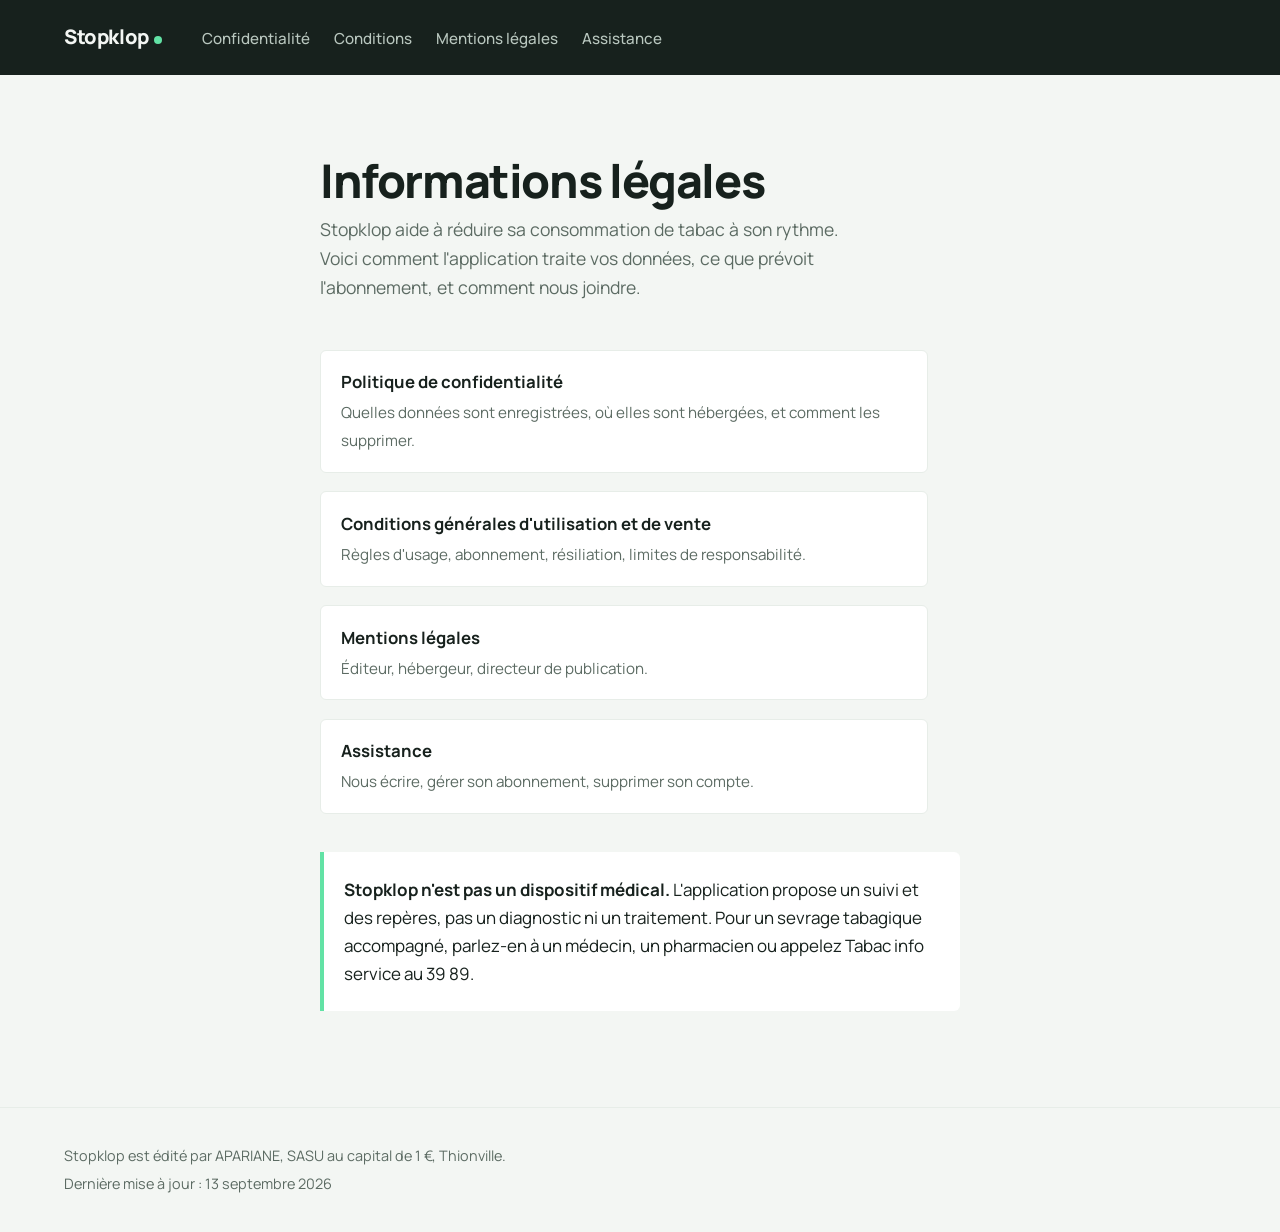
<file: index.html>
<!DOCTYPE html>
<html lang="fr">
<head>
<meta charset="utf-8">
<meta name="viewport" content="width=device-width, initial-scale=1">
<title>Informations légales — Stopklop</title>
<meta name="description" content="Politique de confidentialité, conditions d'utilisation, mentions légales et assistance de l'application Stopklop.">
<link rel="preconnect" href="https://fonts.googleapis.com">
<link rel="preconnect" href="https://fonts.gstatic.com" crossorigin>
<link href="https://fonts.googleapis.com/css2?family=Manrope:wght@400;500;700;800&display=swap" rel="stylesheet">
<link rel="stylesheet" href="style.css">
</head>
<body>
<header class="masthead">
  <a class="wordmark" href="index.html">Stopklop</a>
  <nav>
    <a href="confidentialite.html">Confidentialité</a>
    <a href="cgu.html">Conditions</a>
    <a href="mentions-legales.html">Mentions légales</a>
    <a href="assistance.html">Assistance</a>
  </nav>
</header>
<main>
<h1>Informations légales</h1>
<p class="chapeau">Stopklop aide à réduire sa consommation de tabac à son rythme. Voici comment l'application traite vos données, ce que prévoit l'abonnement, et comment nous joindre.</p>

<ul class="sommaire">
  <li><a href="confidentialite.html"><strong>Politique de confidentialité</strong><span>Quelles données sont enregistrées, où elles sont hébergées, et comment les supprimer.</span></a></li>
  <li><a href="cgu.html"><strong>Conditions générales d'utilisation et de vente</strong><span>Règles d'usage, abonnement, résiliation, limites de responsabilité.</span></a></li>
  <li><a href="mentions-legales.html"><strong>Mentions légales</strong><span>Éditeur, hébergeur, directeur de publication.</span></a></li>
  <li><a href="assistance.html"><strong>Assistance</strong><span>Nous écrire, gérer son abonnement, supprimer son compte.</span></a></li>
</ul>

<div class="avis">
  <p><strong>Stopklop n'est pas un dispositif médical.</strong> L'application propose un suivi et des repères, pas un diagnostic ni un traitement. Pour un sevrage tabagique accompagné, parlez-en à un médecin, un pharmacien ou appelez Tabac info service au 39 89.</p>
</div>
</main>
<footer>
  <p>Stopklop est édité par APARIANE, SASU au capital de 1 €, Thionville.</p>
  <p>Dernière mise à jour&nbsp;: 13 septembre 2026</p>
</footer>
</body>
</html>
</file>
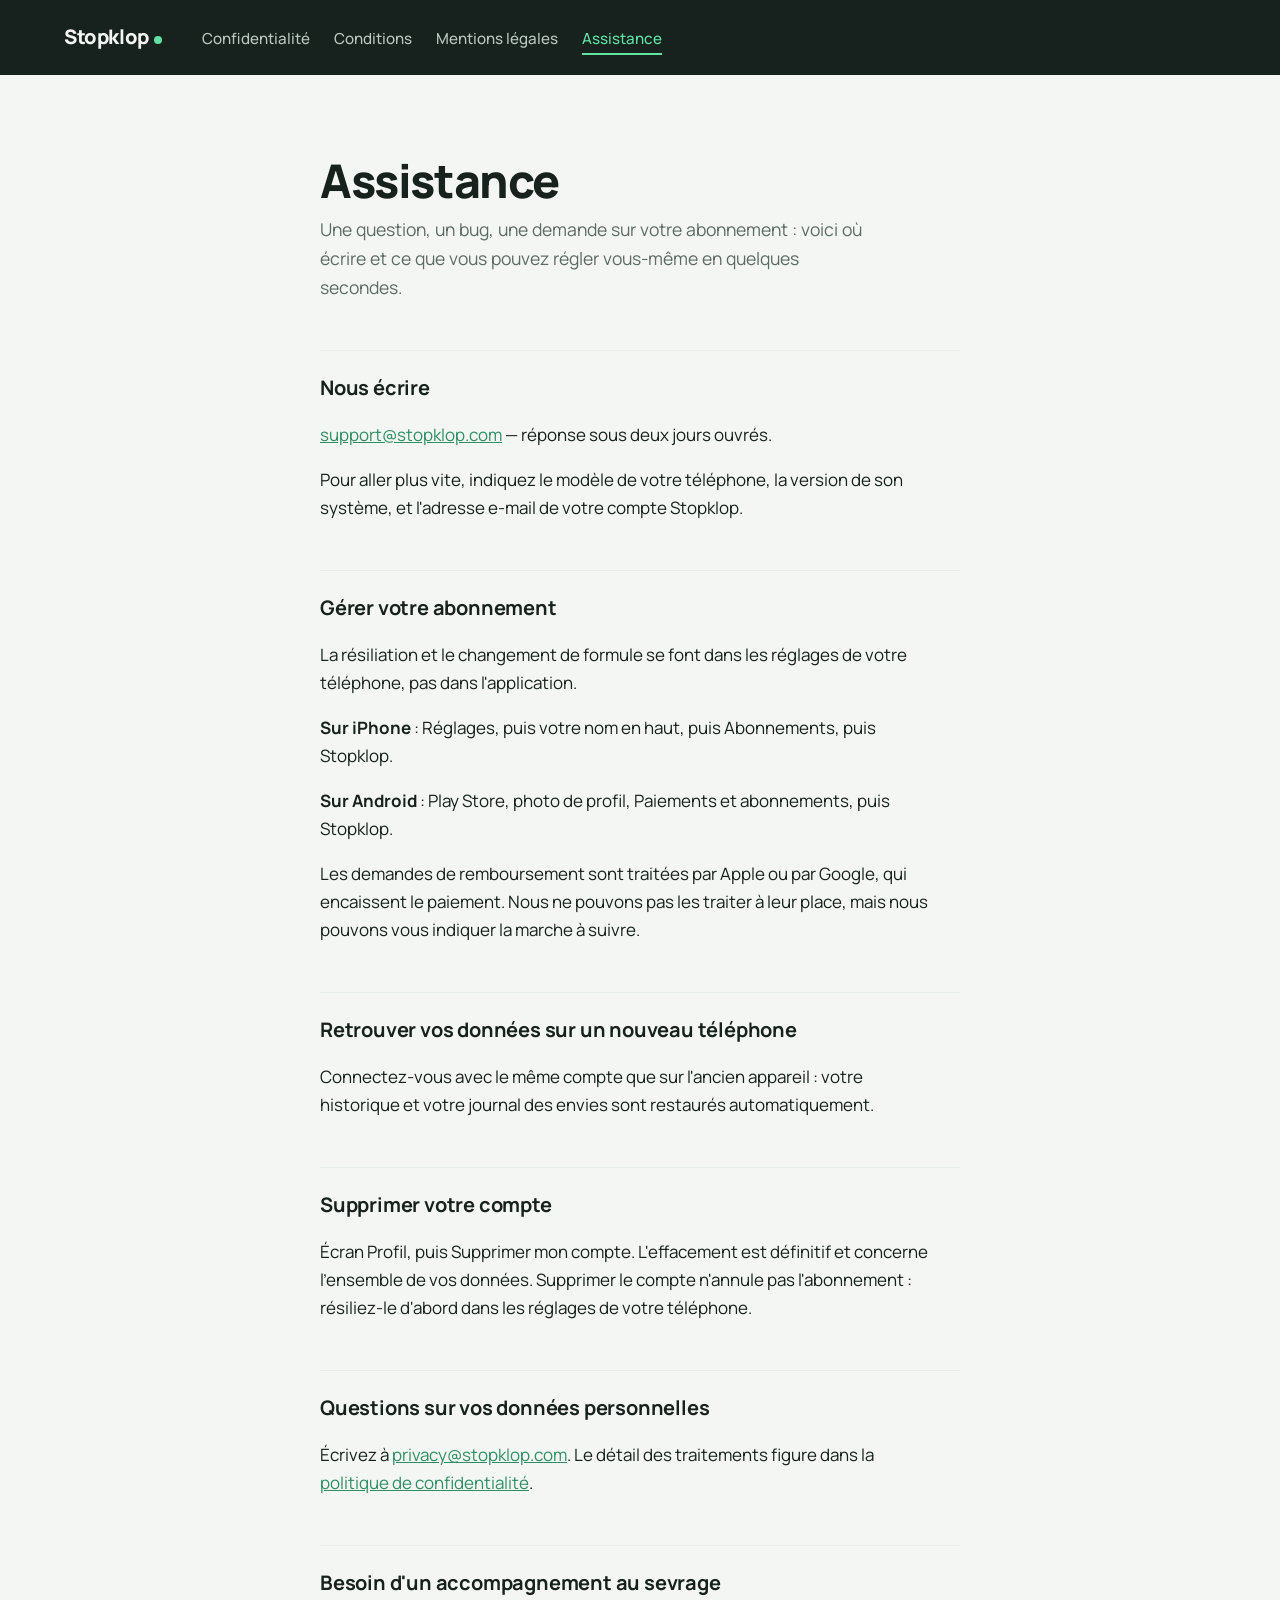
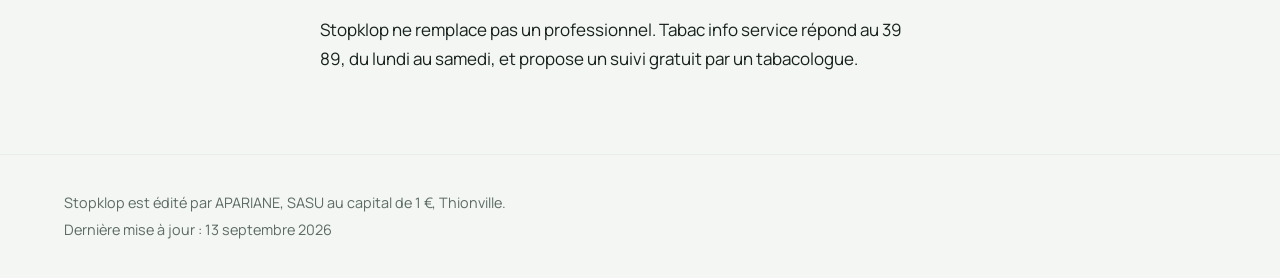
<file: assistance.html>
<!DOCTYPE html>
<html lang="fr">
<head>
<meta charset="utf-8">
<meta name="viewport" content="width=device-width, initial-scale=1">
<title>Assistance — Stopklop</title>
<meta name="description" content="Contacter le support Stopklop, gérer son abonnement, supprimer son compte.">
<link rel="preconnect" href="https://fonts.googleapis.com">
<link rel="preconnect" href="https://fonts.gstatic.com" crossorigin>
<link href="https://fonts.googleapis.com/css2?family=Manrope:wght@400;500;700;800&display=swap" rel="stylesheet">
<link rel="stylesheet" href="style.css">
</head>
<body>
<header class="masthead">
  <a class="wordmark" href="index.html">Stopklop</a>
  <nav>
    <a href="confidentialite.html">Confidentialité</a>
    <a href="cgu.html">Conditions</a>
    <a href="mentions-legales.html">Mentions légales</a>
    <a href="assistance.html" aria-current="page">Assistance</a>
  </nav>
</header>
<main>
<h1>Assistance</h1>
<p class="chapeau">Une question, un bug, une demande sur votre abonnement : voici où écrire et ce que vous pouvez régler vous-même en quelques secondes.</p>

<h2>Nous écrire</h2>
<p><a href="mailto:support@stopklop.com">support@stopklop.com</a> — réponse sous deux jours ouvrés.</p>
<p>Pour aller plus vite, indiquez le modèle de votre téléphone, la version de son système, et l'adresse e-mail de votre compte Stopklop.</p>

<h2>Gérer votre abonnement</h2>
<p>La résiliation et le changement de formule se font dans les réglages de votre téléphone, pas dans l'application.</p>
<p><strong>Sur iPhone</strong> : Réglages, puis votre nom en haut, puis Abonnements, puis Stopklop.</p>
<p><strong>Sur Android</strong> : Play Store, photo de profil, Paiements et abonnements, puis Stopklop.</p>
<p>Les demandes de remboursement sont traitées par Apple ou par Google, qui encaissent le paiement. Nous ne pouvons pas les traiter à leur place, mais nous pouvons vous indiquer la marche à suivre.</p>

<h2>Retrouver vos données sur un nouveau téléphone</h2>
<p>Connectez-vous avec le même compte que sur l'ancien appareil : votre historique et votre journal des envies sont restaurés automatiquement.</p>

<h2>Supprimer votre compte</h2>
<p>Écran Profil, puis Supprimer mon compte. L'effacement est définitif et concerne l'ensemble de vos données. Supprimer le compte n'annule pas l'abonnement : résiliez-le d'abord dans les réglages de votre téléphone.</p>

<h2>Questions sur vos données personnelles</h2>
<p>Écrivez à <a href="mailto:privacy@stopklop.com">privacy@stopklop.com</a>. Le détail des traitements figure dans la <a href="confidentialite.html">politique de confidentialité</a>.</p>

<h2>Besoin d'un accompagnement au sevrage</h2>
<p>Stopklop ne remplace pas un professionnel. Tabac info service répond au 39 89, du lundi au samedi, et propose un suivi gratuit par un tabacologue.</p>
</main>
<footer>
  <p>Stopklop est édité par APARIANE, SASU au capital de 1 €, Thionville.</p>
  <p>Dernière mise à jour&nbsp;: 13 septembre 2026</p>
</footer>
</body>
</html>
</file>
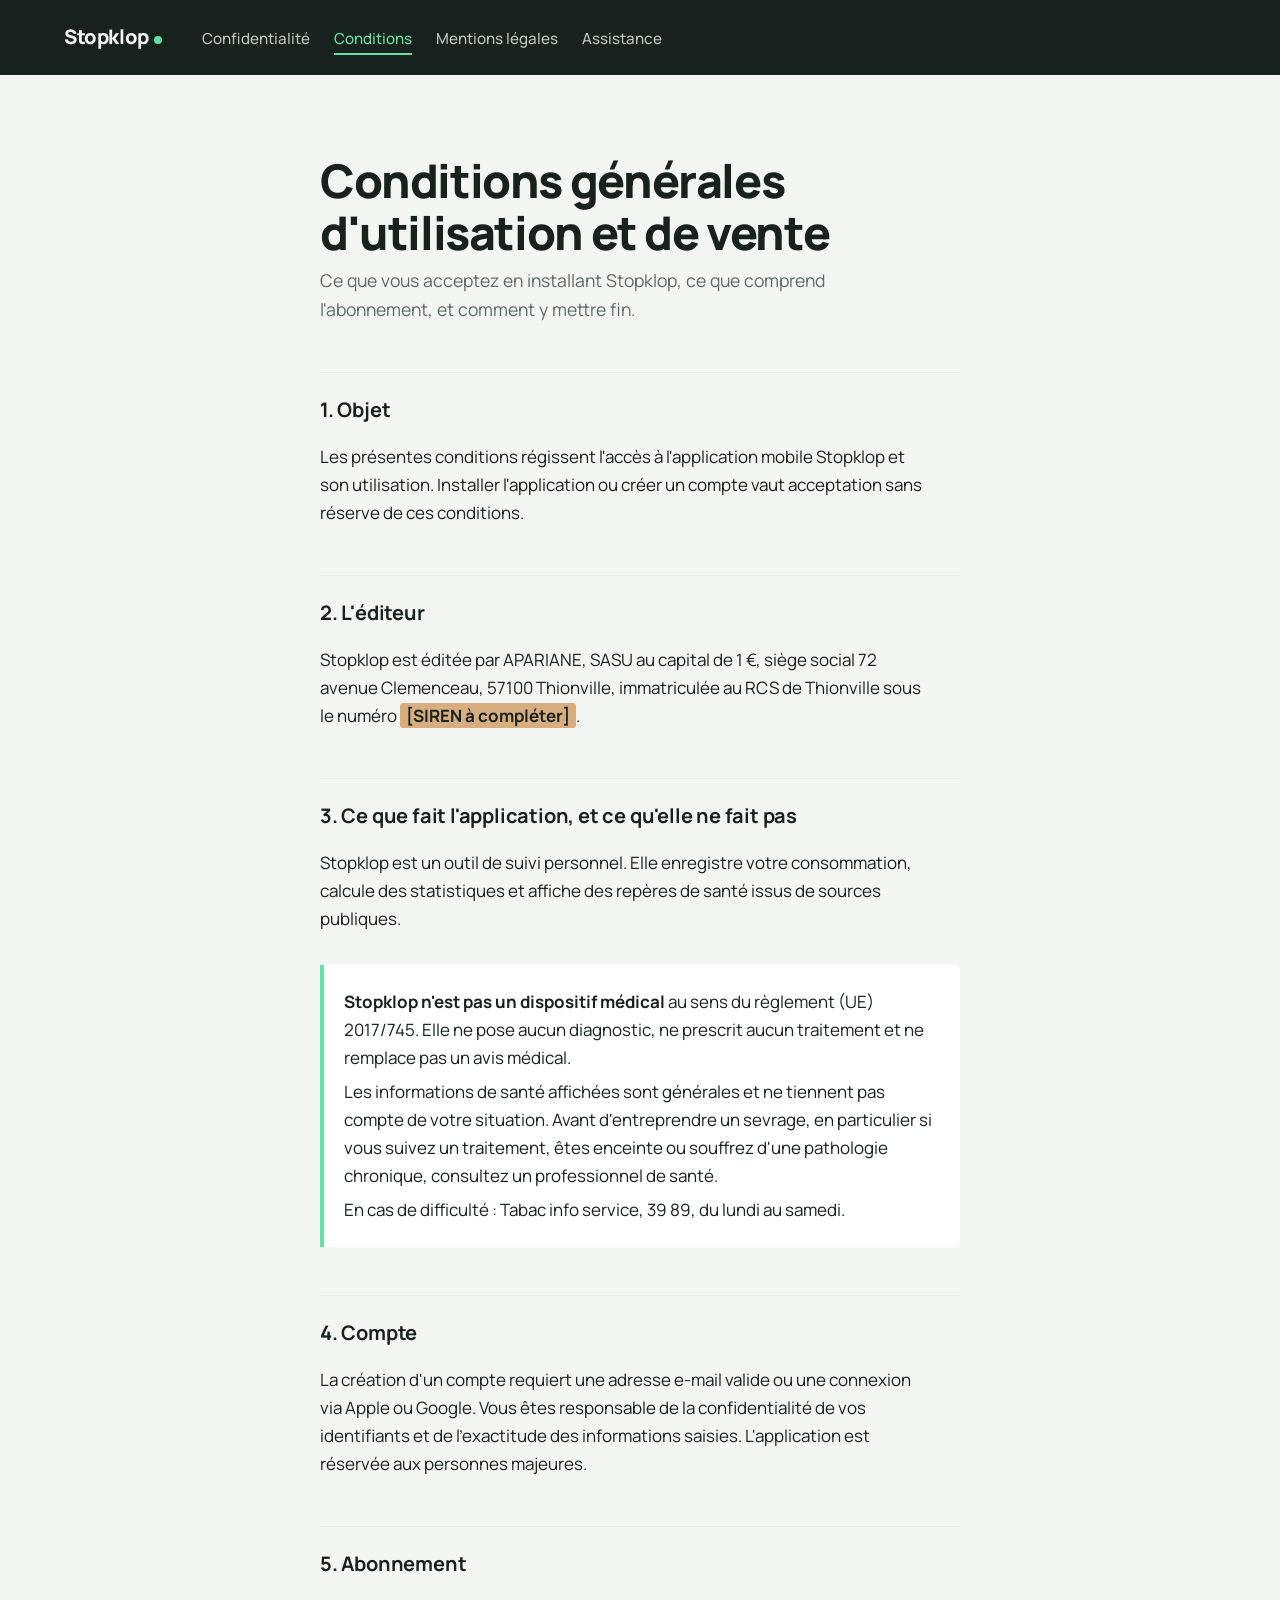
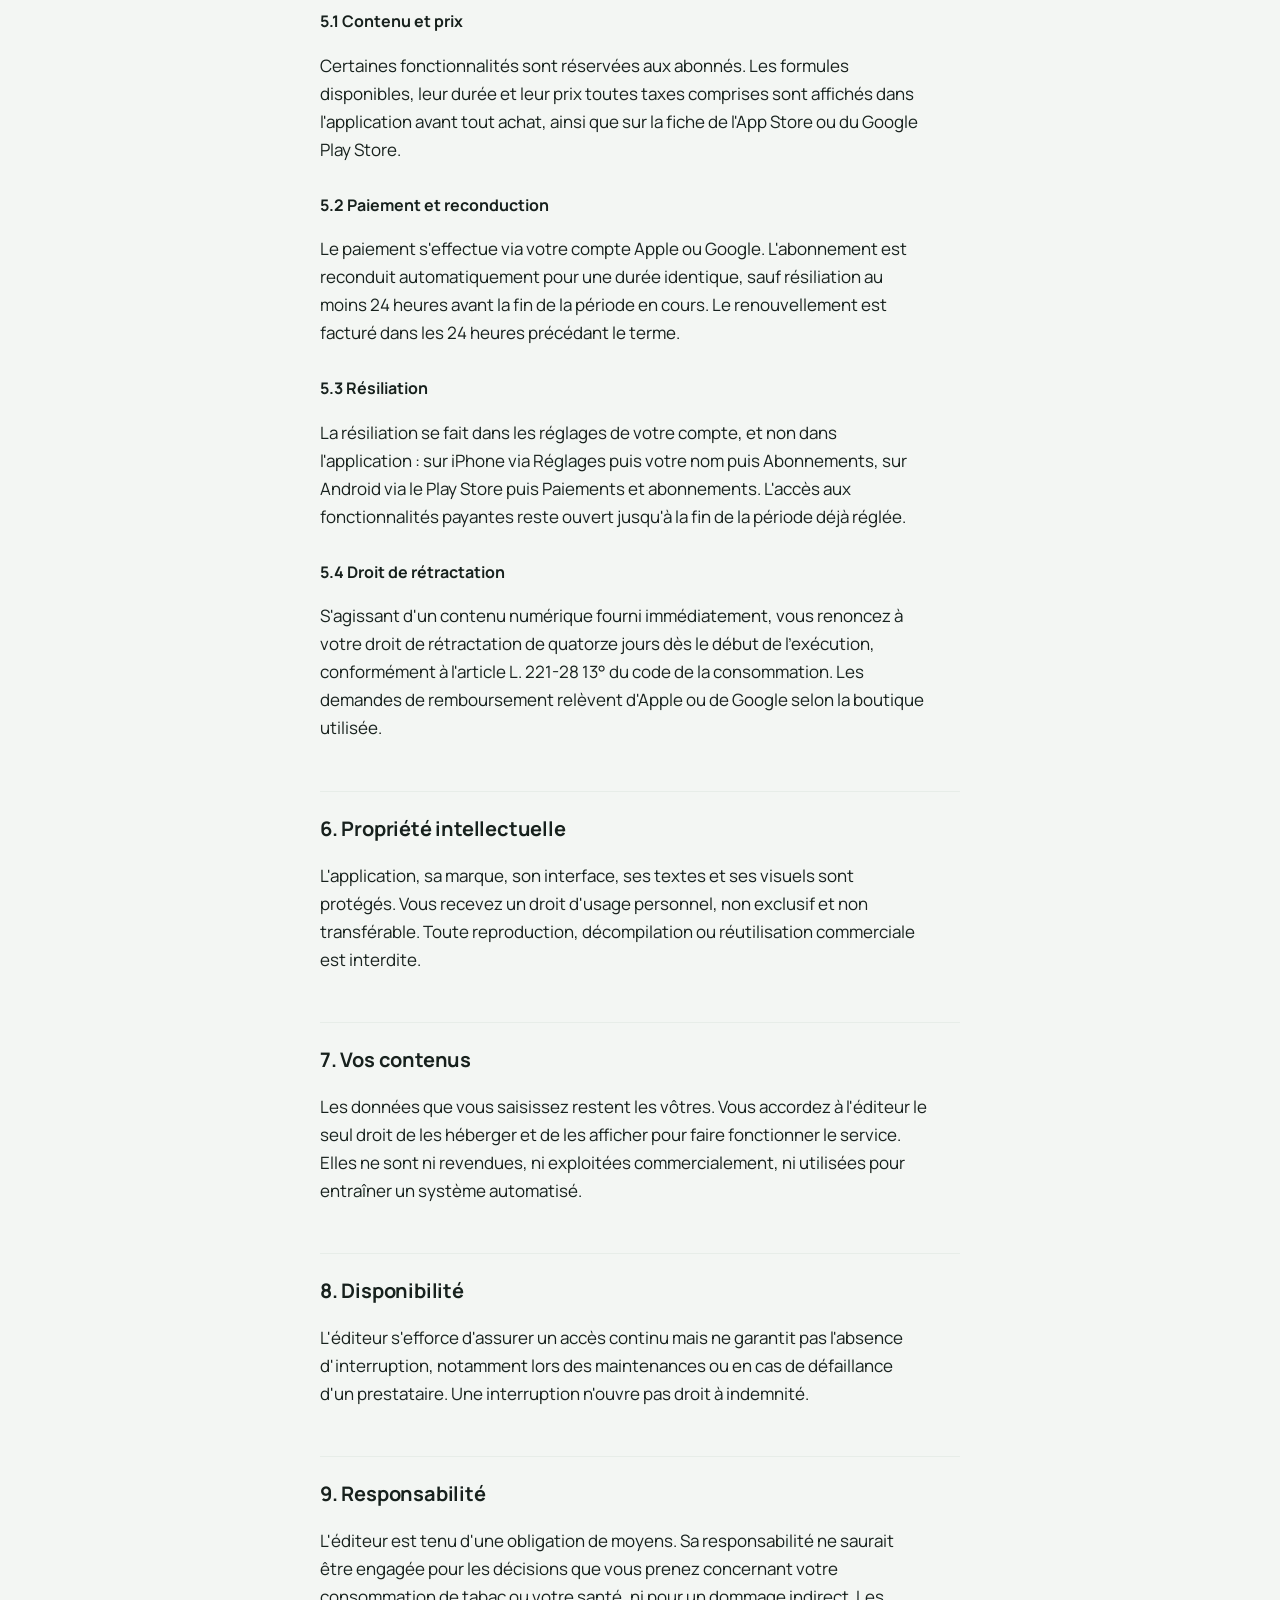
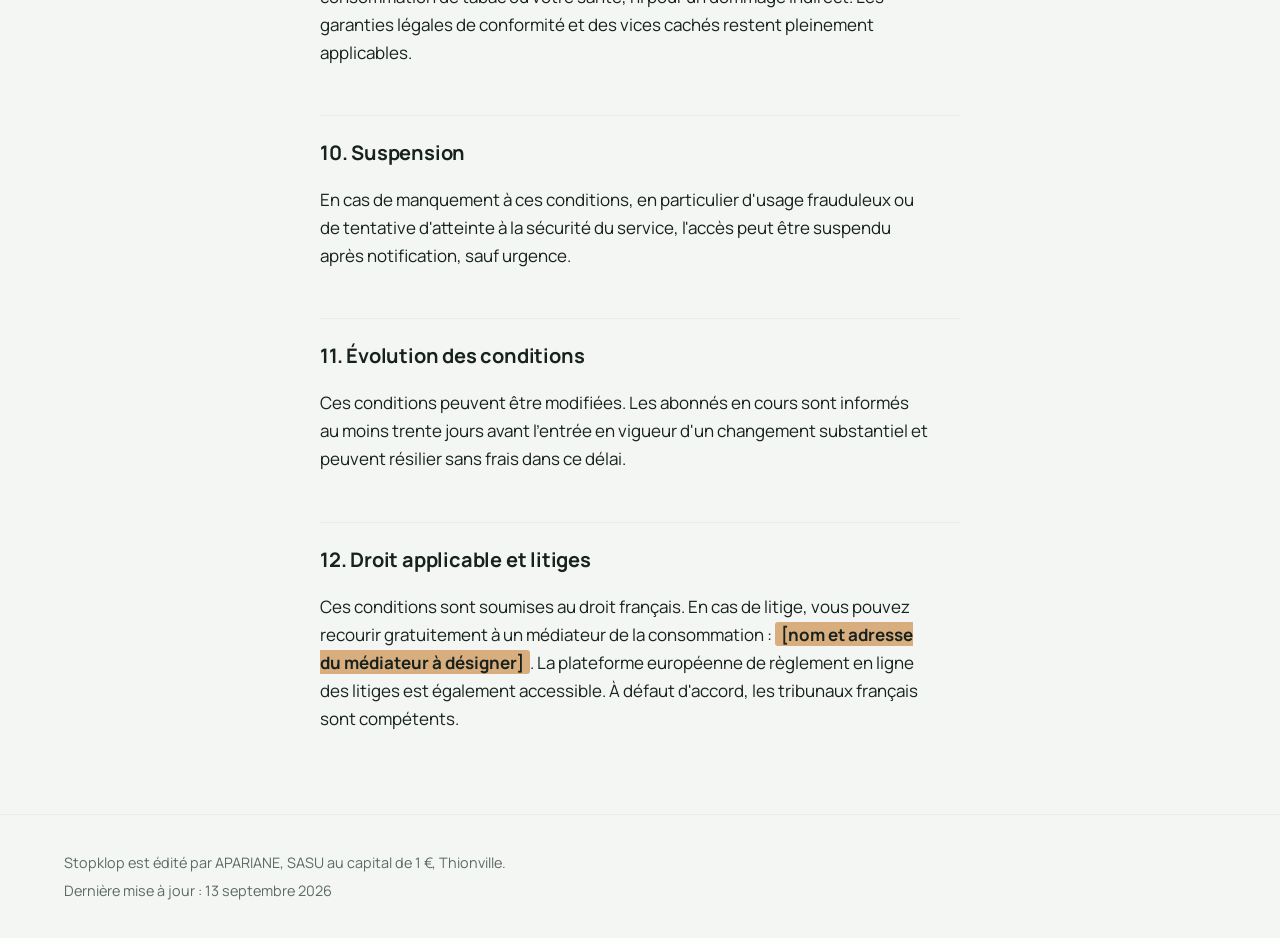
<file: cgu.html>
<!DOCTYPE html>
<html lang="fr">
<head>
<meta charset="utf-8">
<meta name="viewport" content="width=device-width, initial-scale=1">
<title>Conditions générales — Stopklop</title>
<meta name="description" content="Conditions d'utilisation et de vente de l'application Stopklop.">
<link rel="preconnect" href="https://fonts.googleapis.com">
<link rel="preconnect" href="https://fonts.gstatic.com" crossorigin>
<link href="https://fonts.googleapis.com/css2?family=Manrope:wght@400;500;700;800&display=swap" rel="stylesheet">
<link rel="stylesheet" href="style.css">
</head>
<body>
<header class="masthead">
  <a class="wordmark" href="index.html">Stopklop</a>
  <nav>
    <a href="confidentialite.html">Confidentialité</a>
    <a href="cgu.html" aria-current="page">Conditions</a>
    <a href="mentions-legales.html">Mentions légales</a>
    <a href="assistance.html">Assistance</a>
  </nav>
</header>
<main>
<h1>Conditions générales d'utilisation et de vente</h1>
<p class="chapeau">Ce que vous acceptez en installant Stopklop, ce que comprend l'abonnement, et comment y mettre fin.</p>

<h2>1. Objet</h2>
<p>Les présentes conditions régissent l'accès à l'application mobile Stopklop et son utilisation. Installer l'application ou créer un compte vaut acceptation sans réserve de ces conditions.</p>

<h2>2. L'éditeur</h2>
<p>Stopklop est éditée par APARIANE, SASU au capital de 1 €, siège social 72 avenue Clemenceau, 57100 Thionville, immatriculée au RCS de Thionville sous le numéro <mark class="todo">[SIREN à compléter]</mark>.</p>

<h2>3. Ce que fait l'application, et ce qu'elle ne fait pas</h2>
<p>Stopklop est un outil de suivi personnel. Elle enregistre votre consommation, calcule des statistiques et affiche des repères de santé issus de sources publiques.</p>
<div class="avis">
  <p><strong>Stopklop n'est pas un dispositif médical</strong> au sens du règlement (UE) 2017/745. Elle ne pose aucun diagnostic, ne prescrit aucun traitement et ne remplace pas un avis médical.</p>
  <p>Les informations de santé affichées sont générales et ne tiennent pas compte de votre situation. Avant d'entreprendre un sevrage, en particulier si vous suivez un traitement, êtes enceinte ou souffrez d'une pathologie chronique, consultez un professionnel de santé.</p>
  <p>En cas de difficulté : Tabac info service, 39 89, du lundi au samedi.</p>
</div>

<h2>4. Compte</h2>
<p>La création d'un compte requiert une adresse e-mail valide ou une connexion via Apple ou Google. Vous êtes responsable de la confidentialité de vos identifiants et de l'exactitude des informations saisies. L'application est réservée aux personnes majeures.</p>

<h2>5. Abonnement</h2>
<h3>5.1 Contenu et prix</h3>
<p>Certaines fonctionnalités sont réservées aux abonnés. Les formules disponibles, leur durée et leur prix toutes taxes comprises sont affichés dans l'application avant tout achat, ainsi que sur la fiche de l'App Store ou du Google Play Store.</p>
<h3>5.2 Paiement et reconduction</h3>
<p>Le paiement s'effectue via votre compte Apple ou Google. L'abonnement est reconduit automatiquement pour une durée identique, sauf résiliation au moins 24 heures avant la fin de la période en cours. Le renouvellement est facturé dans les 24 heures précédant le terme.</p>
<h3>5.3 Résiliation</h3>
<p>La résiliation se fait dans les réglages de votre compte, et non dans l'application : sur iPhone via Réglages puis votre nom puis Abonnements, sur Android via le Play Store puis Paiements et abonnements. L'accès aux fonctionnalités payantes reste ouvert jusqu'à la fin de la période déjà réglée.</p>
<h3>5.4 Droit de rétractation</h3>
<p>S'agissant d'un contenu numérique fourni immédiatement, vous renoncez à votre droit de rétractation de quatorze jours dès le début de l'exécution, conformément à l'article L. 221-28 13° du code de la consommation. Les demandes de remboursement relèvent d'Apple ou de Google selon la boutique utilisée.</p>

<h2>6. Propriété intellectuelle</h2>
<p>L'application, sa marque, son interface, ses textes et ses visuels sont protégés. Vous recevez un droit d'usage personnel, non exclusif et non transférable. Toute reproduction, décompilation ou réutilisation commerciale est interdite.</p>

<h2>7. Vos contenus</h2>
<p>Les données que vous saisissez restent les vôtres. Vous accordez à l'éditeur le seul droit de les héberger et de les afficher pour faire fonctionner le service. Elles ne sont ni revendues, ni exploitées commercialement, ni utilisées pour entraîner un système automatisé.</p>

<h2>8. Disponibilité</h2>
<p>L'éditeur s'efforce d'assurer un accès continu mais ne garantit pas l'absence d'interruption, notamment lors des maintenances ou en cas de défaillance d'un prestataire. Une interruption n'ouvre pas droit à indemnité.</p>

<h2>9. Responsabilité</h2>
<p>L'éditeur est tenu d'une obligation de moyens. Sa responsabilité ne saurait être engagée pour les décisions que vous prenez concernant votre consommation de tabac ou votre santé, ni pour un dommage indirect. Les garanties légales de conformité et des vices cachés restent pleinement applicables.</p>

<h2>10. Suspension</h2>
<p>En cas de manquement à ces conditions, en particulier d'usage frauduleux ou de tentative d'atteinte à la sécurité du service, l'accès peut être suspendu après notification, sauf urgence.</p>

<h2>11. Évolution des conditions</h2>
<p>Ces conditions peuvent être modifiées. Les abonnés en cours sont informés au moins trente jours avant l'entrée en vigueur d'un changement substantiel et peuvent résilier sans frais dans ce délai.</p>

<h2>12. Droit applicable et litiges</h2>
<p>Ces conditions sont soumises au droit français. En cas de litige, vous pouvez recourir gratuitement à un médiateur de la consommation : <mark class="todo">[nom et adresse du médiateur à désigner]</mark>. La plateforme européenne de règlement en ligne des litiges est également accessible. À défaut d'accord, les tribunaux français sont compétents.</p>
</main>
<footer>
  <p>Stopklop est édité par APARIANE, SASU au capital de 1 €, Thionville.</p>
  <p>Dernière mise à jour&nbsp;: 13 septembre 2026</p>
</footer>
</body>
</html>
</file>
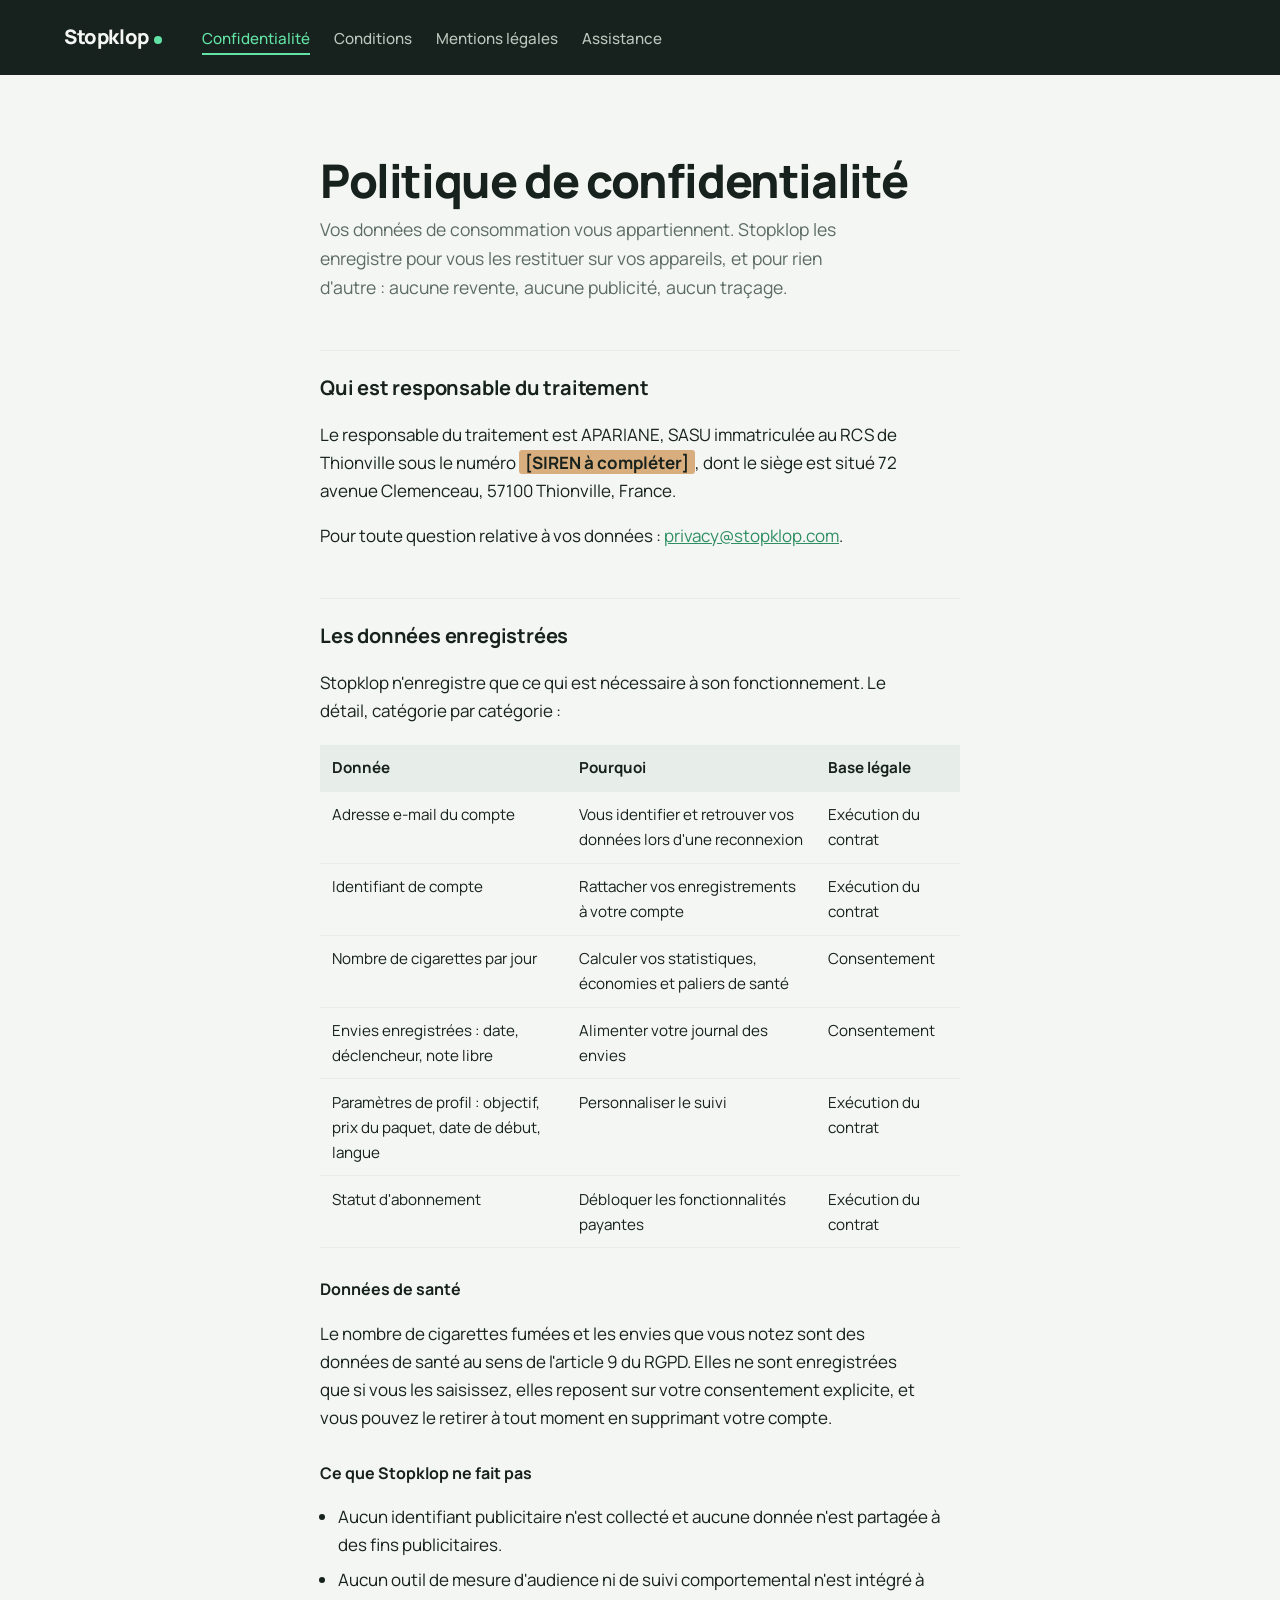
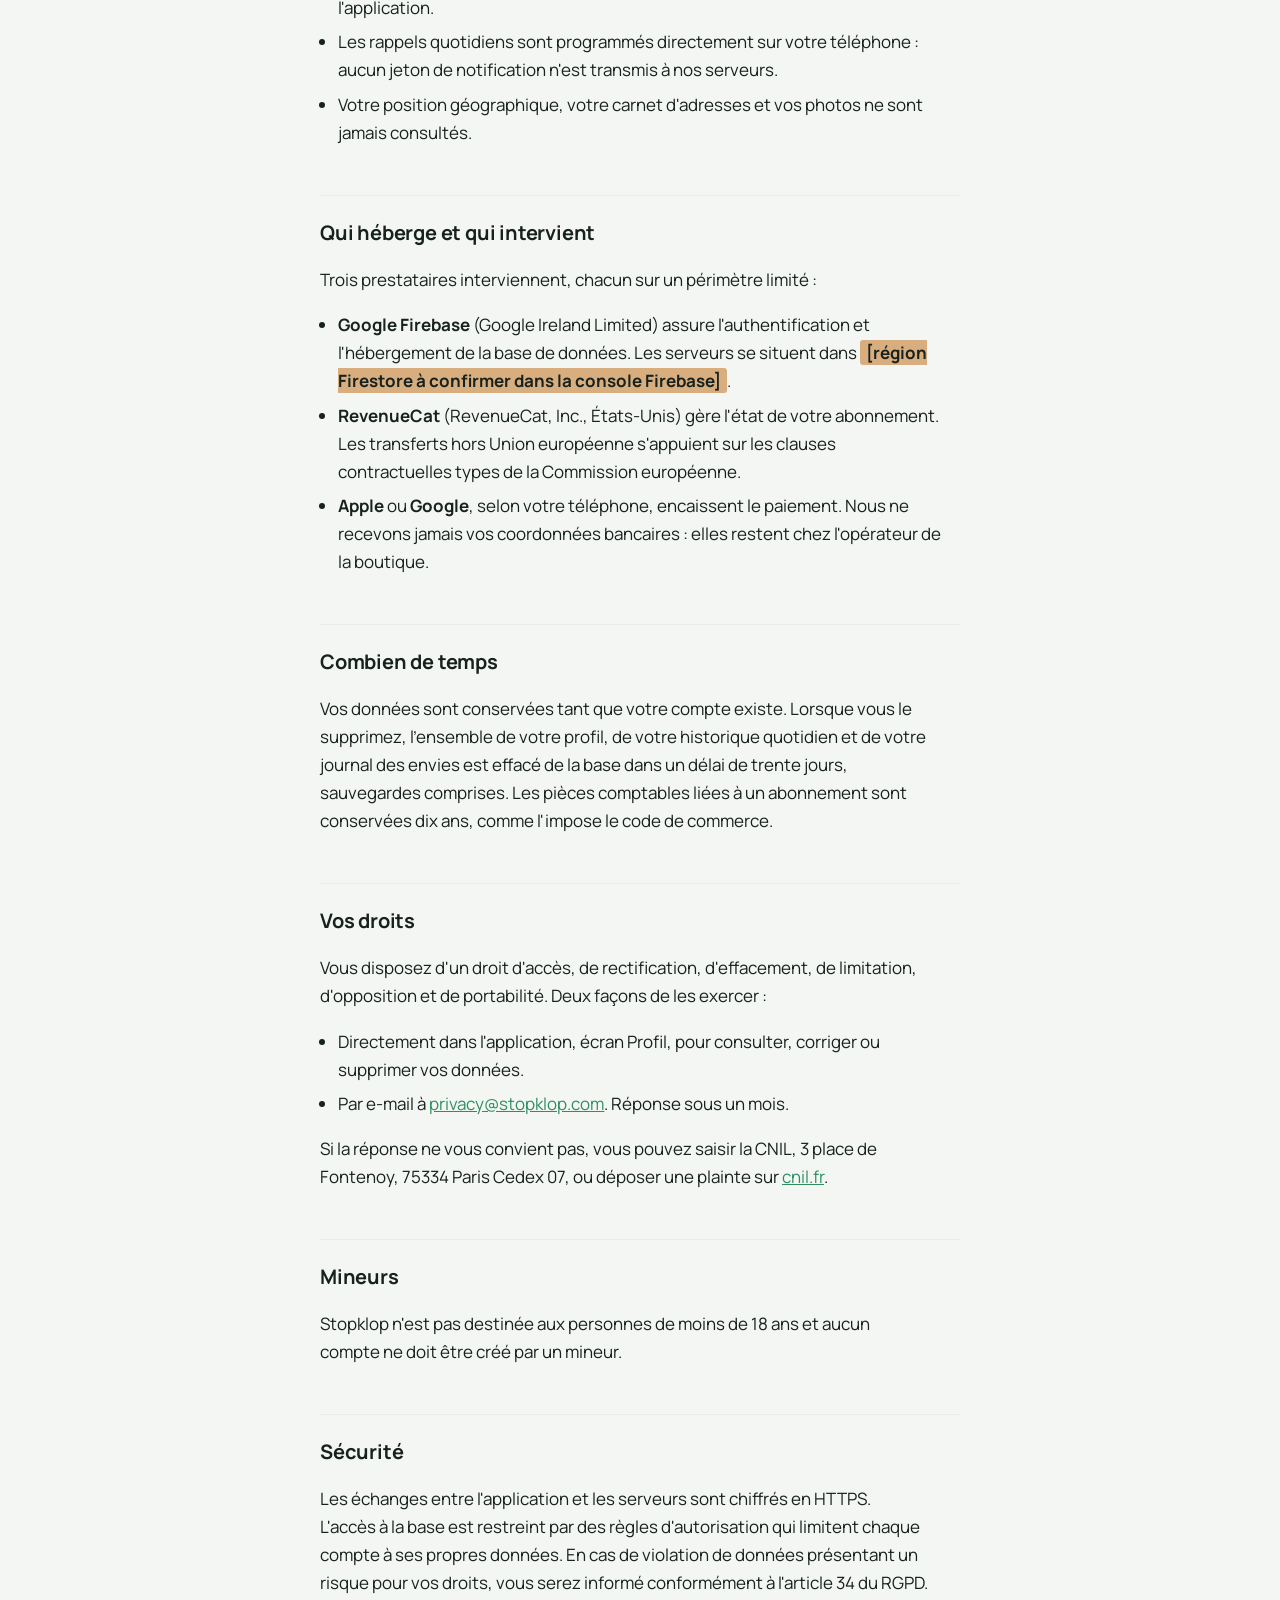
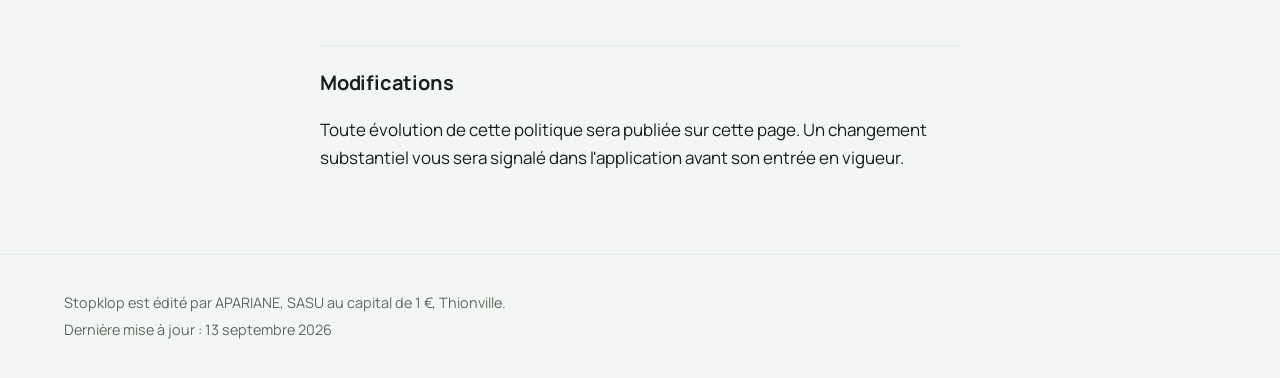
<file: confidentialite.html>
<!DOCTYPE html>
<html lang="fr">
<head>
<meta charset="utf-8">
<meta name="viewport" content="width=device-width, initial-scale=1">
<title>Politique de confidentialité — Stopklop</title>
<meta name="description" content="Quelles données Stopklop enregistre, où elles sont hébergées et comment les supprimer.">
<link rel="preconnect" href="https://fonts.googleapis.com">
<link rel="preconnect" href="https://fonts.gstatic.com" crossorigin>
<link href="https://fonts.googleapis.com/css2?family=Manrope:wght@400;500;700;800&display=swap" rel="stylesheet">
<link rel="stylesheet" href="style.css">
</head>
<body>
<header class="masthead">
  <a class="wordmark" href="index.html">Stopklop</a>
  <nav>
    <a href="confidentialite.html" aria-current="page">Confidentialité</a>
    <a href="cgu.html">Conditions</a>
    <a href="mentions-legales.html">Mentions légales</a>
    <a href="assistance.html">Assistance</a>
  </nav>
</header>
<main>
<h1>Politique de confidentialité</h1>
<p class="chapeau">Vos données de consommation vous appartiennent. Stopklop les enregistre pour vous les restituer sur vos appareils, et pour rien d'autre : aucune revente, aucune publicité, aucun traçage.</p>

<h2>Qui est responsable du traitement</h2>
<p>Le responsable du traitement est APARIANE, SASU immatriculée au RCS de Thionville sous le numéro <mark class="todo">[SIREN à compléter]</mark>, dont le siège est situé 72 avenue Clemenceau, 57100 Thionville, France.</p>
<p>Pour toute question relative à vos données : <a href="mailto:privacy@stopklop.com">privacy@stopklop.com</a>.</p>

<h2>Les données enregistrées</h2>
<p>Stopklop n'enregistre que ce qui est nécessaire à son fonctionnement. Le détail, catégorie par catégorie :</p>

<table>
  <tr><th>Donnée</th><th>Pourquoi</th><th>Base légale</th></tr>
  <tr><td>Adresse e-mail du compte</td><td>Vous identifier et retrouver vos données lors d'une reconnexion</td><td>Exécution du contrat</td></tr>
  <tr><td>Identifiant de compte</td><td>Rattacher vos enregistrements à votre compte</td><td>Exécution du contrat</td></tr>
  <tr><td>Nombre de cigarettes par jour</td><td>Calculer vos statistiques, économies et paliers de santé</td><td>Consentement</td></tr>
  <tr><td>Envies enregistrées : date, déclencheur, note libre</td><td>Alimenter votre journal des envies</td><td>Consentement</td></tr>
  <tr><td>Paramètres de profil : objectif, prix du paquet, date de début, langue</td><td>Personnaliser le suivi</td><td>Exécution du contrat</td></tr>
  <tr><td>Statut d'abonnement</td><td>Débloquer les fonctionnalités payantes</td><td>Exécution du contrat</td></tr>
</table>

<h3>Données de santé</h3>
<p>Le nombre de cigarettes fumées et les envies que vous notez sont des données de santé au sens de l'article 9 du RGPD. Elles ne sont enregistrées que si vous les saisissez, elles reposent sur votre consentement explicite, et vous pouvez le retirer à tout moment en supprimant votre compte.</p>

<h3>Ce que Stopklop ne fait pas</h3>
<ul>
  <li>Aucun identifiant publicitaire n'est collecté et aucune donnée n'est partagée à des fins publicitaires.</li>
  <li>Aucun outil de mesure d'audience ni de suivi comportemental n'est intégré à l'application.</li>
  <li>Les rappels quotidiens sont programmés directement sur votre téléphone : aucun jeton de notification n'est transmis à nos serveurs.</li>
  <li>Votre position géographique, votre carnet d'adresses et vos photos ne sont jamais consultés.</li>
</ul>

<h2>Qui héberge et qui intervient</h2>
<p>Trois prestataires interviennent, chacun sur un périmètre limité :</p>
<ul>
  <li><strong>Google Firebase</strong> (Google Ireland Limited) assure l'authentification et l'hébergement de la base de données. Les serveurs se situent dans <mark class="todo">[région Firestore à confirmer dans la console Firebase]</mark>.</li>
  <li><strong>RevenueCat</strong> (RevenueCat, Inc., États-Unis) gère l'état de votre abonnement. Les transferts hors Union européenne s'appuient sur les clauses contractuelles types de la Commission européenne.</li>
  <li><strong>Apple</strong> ou <strong>Google</strong>, selon votre téléphone, encaissent le paiement. Nous ne recevons jamais vos coordonnées bancaires : elles restent chez l'opérateur de la boutique.</li>
</ul>

<h2>Combien de temps</h2>
<p>Vos données sont conservées tant que votre compte existe. Lorsque vous le supprimez, l'ensemble de votre profil, de votre historique quotidien et de votre journal des envies est effacé de la base dans un délai de trente jours, sauvegardes comprises. Les pièces comptables liées à un abonnement sont conservées dix ans, comme l'impose le code de commerce.</p>

<h2>Vos droits</h2>
<p>Vous disposez d'un droit d'accès, de rectification, d'effacement, de limitation, d'opposition et de portabilité. Deux façons de les exercer :</p>
<ul>
  <li>Directement dans l'application, écran Profil, pour consulter, corriger ou supprimer vos données.</li>
  <li>Par e-mail à <a href="mailto:privacy@stopklop.com">privacy@stopklop.com</a>. Réponse sous un mois.</li>
</ul>
<p>Si la réponse ne vous convient pas, vous pouvez saisir la CNIL, 3 place de Fontenoy, 75334 Paris Cedex 07, ou déposer une plainte sur <a href="https://www.cnil.fr">cnil.fr</a>.</p>

<h2>Mineurs</h2>
<p>Stopklop n'est pas destinée aux personnes de moins de 18 ans et aucun compte ne doit être créé par un mineur.</p>

<h2>Sécurité</h2>
<p>Les échanges entre l'application et les serveurs sont chiffrés en HTTPS. L'accès à la base est restreint par des règles d'autorisation qui limitent chaque compte à ses propres données. En cas de violation de données présentant un risque pour vos droits, vous serez informé conformément à l'article 34 du RGPD.</p>

<h2>Modifications</h2>
<p>Toute évolution de cette politique sera publiée sur cette page. Un changement substantiel vous sera signalé dans l'application avant son entrée en vigueur.</p>
</main>
<footer>
  <p>Stopklop est édité par APARIANE, SASU au capital de 1 €, Thionville.</p>
  <p>Dernière mise à jour&nbsp;: 13 septembre 2026</p>
</footer>
</body>
</html>
</file>
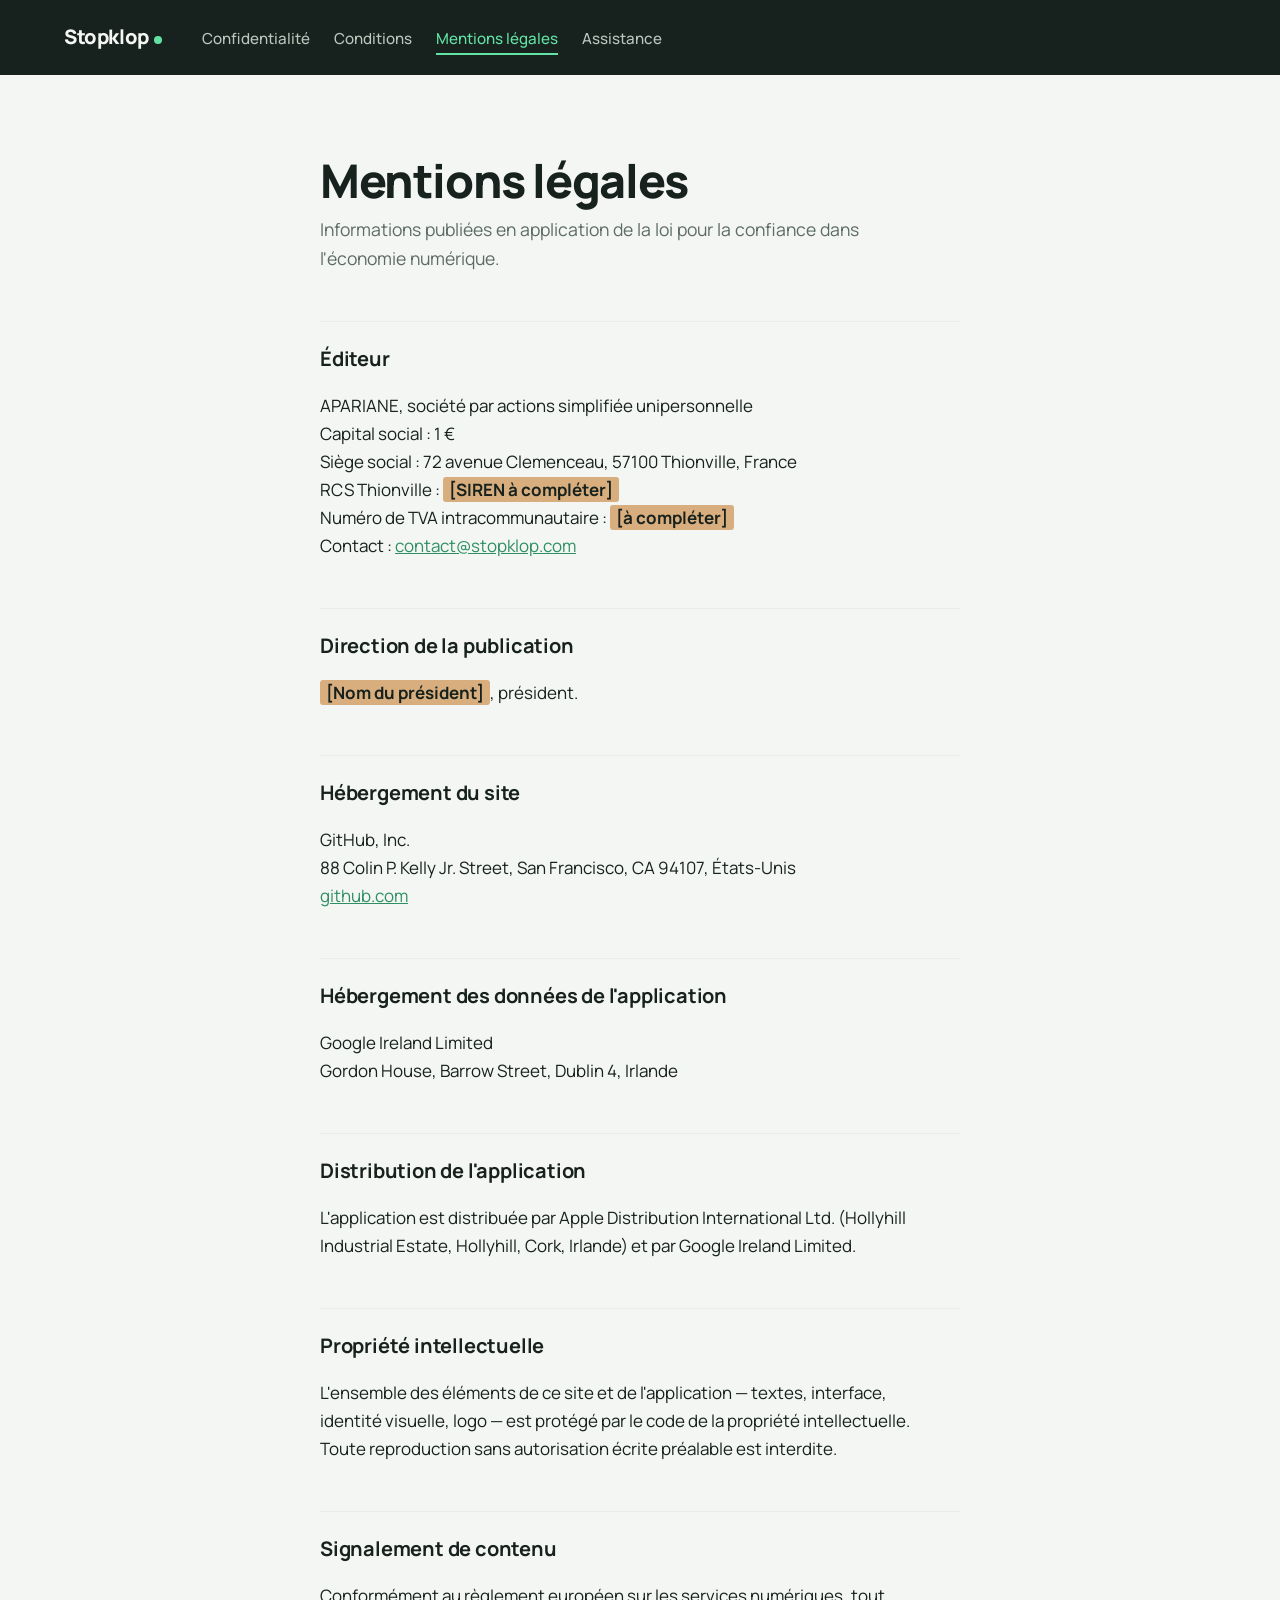
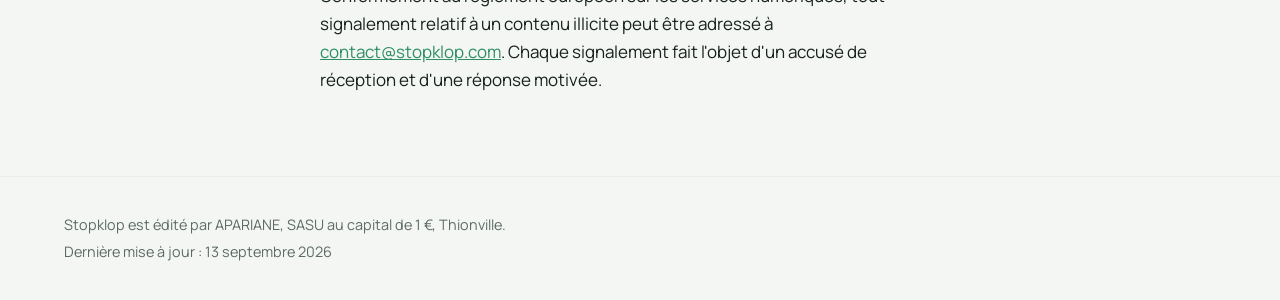
<file: mentions-legales.html>
<!DOCTYPE html>
<html lang="fr">
<head>
<meta charset="utf-8">
<meta name="viewport" content="width=device-width, initial-scale=1">
<title>Mentions légales — Stopklop</title>
<meta name="description" content="Éditeur, hébergeur et directeur de publication de Stopklop.">
<link rel="preconnect" href="https://fonts.googleapis.com">
<link rel="preconnect" href="https://fonts.gstatic.com" crossorigin>
<link href="https://fonts.googleapis.com/css2?family=Manrope:wght@400;500;700;800&display=swap" rel="stylesheet">
<link rel="stylesheet" href="style.css">
</head>
<body>
<header class="masthead">
  <a class="wordmark" href="index.html">Stopklop</a>
  <nav>
    <a href="confidentialite.html">Confidentialité</a>
    <a href="cgu.html">Conditions</a>
    <a href="mentions-legales.html" aria-current="page">Mentions légales</a>
    <a href="assistance.html">Assistance</a>
  </nav>
</header>
<main>
<h1>Mentions légales</h1>
<p class="chapeau">Informations publiées en application de la loi pour la confiance dans l'économie numérique.</p>

<h2>Éditeur</h2>
<p>
APARIANE, société par actions simplifiée unipersonnelle<br>
Capital social : 1 €<br>
Siège social : 72 avenue Clemenceau, 57100 Thionville, France<br>
RCS Thionville : <mark class="todo">[SIREN à compléter]</mark><br>
Numéro de TVA intracommunautaire : <mark class="todo">[à compléter]</mark><br>
Contact : <a href="mailto:contact@stopklop.com">contact@stopklop.com</a>
</p>

<h2>Direction de la publication</h2>
<p><mark class="todo">[Nom du président]</mark>, président.</p>

<h2>Hébergement du site</h2>
<p>
GitHub, Inc.<br>
88 Colin P. Kelly Jr. Street, San Francisco, CA 94107, États-Unis<br>
<a href="https://github.com">github.com</a>
</p>

<h2>Hébergement des données de l'application</h2>
<p>
Google Ireland Limited<br>
Gordon House, Barrow Street, Dublin 4, Irlande
</p>

<h2>Distribution de l'application</h2>
<p>L'application est distribuée par Apple Distribution International Ltd. (Hollyhill Industrial Estate, Hollyhill, Cork, Irlande) et par Google Ireland Limited.</p>

<h2>Propriété intellectuelle</h2>
<p>L'ensemble des éléments de ce site et de l'application — textes, interface, identité visuelle, logo — est protégé par le code de la propriété intellectuelle. Toute reproduction sans autorisation écrite préalable est interdite.</p>

<h2>Signalement de contenu</h2>
<p>Conformément au règlement européen sur les services numériques, tout signalement relatif à un contenu illicite peut être adressé à <a href="mailto:contact@stopklop.com">contact@stopklop.com</a>. Chaque signalement fait l'objet d'un accusé de réception et d'une réponse motivée.</p>
</main>
<footer>
  <p>Stopklop est édité par APARIANE, SASU au capital de 1 €, Thionville.</p>
  <p>Dernière mise à jour&nbsp;: 13 septembre 2026</p>
</footer>
</body>
</html>
</file>
<file: style.css>
:root{
  --encre:#17211D;
  --papier:#F3F6F3;
  --papier-creux:#E7EDE8;
  --menthe:#2F8F63;
  --menthe-vive:#62E2A5;
  --sable:#D8AE7E;
  --gris:#5C6B63;
}
*{box-sizing:border-box}
html{-webkit-text-size-adjust:100%}
body{
  margin:0;
  background:var(--papier);
  color:var(--encre);
  font-family:"Manrope",system-ui,-apple-system,sans-serif;
  font-size:17px;
  line-height:1.65;
}
.masthead{
  background:var(--encre);
  color:var(--papier);
  padding:1.25rem clamp(1.25rem,5vw,4rem);
  display:flex;
  flex-wrap:wrap;
  align-items:baseline;
  gap:1rem 2.5rem;
}
.wordmark{
  font-weight:800;
  font-size:1.25rem;
  letter-spacing:-.02em;
  color:var(--papier);
  text-decoration:none;
}
.wordmark::after{
  content:"";
  display:inline-block;
  width:.5rem;height:.5rem;
  margin-left:.35rem;
  border-radius:50%;
  background:var(--menthe-vive);
}
.masthead nav{display:flex;flex-wrap:wrap;gap:.25rem 1.5rem}
.masthead nav a{
  color:#B9C7BF;
  text-decoration:none;
  font-size:.95rem;
  font-weight:500;
  padding:.15rem 0;
  border-bottom:2px solid transparent;
}
.masthead nav a:hover{color:var(--papier)}
.masthead nav a[aria-current]{color:var(--menthe-vive);border-bottom-color:var(--menthe-vive)}
main{
  max-width:44rem;
  margin:0 auto;
  padding:clamp(2.5rem,7vw,5rem) clamp(1.25rem,5vw,2rem) 4rem;
}
h1{
  font-size:clamp(2rem,6vw,2.9rem);
  line-height:1.1;
  letter-spacing:-.03em;
  font-weight:800;
  margin:0 0 .5rem;
}
.chapeau{
  font-size:1.1rem;
  color:var(--gris);
  margin:0 0 3rem;
  max-width:34rem;
}
h2{
  font-size:1.25rem;
  font-weight:700;
  letter-spacing:-.01em;
  margin:3rem 0 .75rem;
  padding-top:1.25rem;
  border-top:1px solid var(--papier-creux);
}
h3{font-size:1rem;font-weight:700;margin:1.75rem 0 .35rem}
p,li{max-width:38rem}
a{color:var(--menthe)}
ul{padding-left:1.15rem}
li{margin-bottom:.4rem}
table{
  width:100%;
  border-collapse:collapse;
  margin:1.25rem 0;
  font-size:.95rem;
}
th,td{
  text-align:left;
  vertical-align:top;
  padding:.65rem .75rem;
  border-bottom:1px solid var(--papier-creux);
}
th{font-weight:700;background:var(--papier-creux)}
.todo{
  background:var(--sable);
  color:var(--encre);
  font-weight:700;
  padding:.05em .35em;
  border-radius:3px;
}
.avis{
  background:#fff;
  border-left:4px solid var(--menthe-vive);
  padding:1.1rem 1.25rem;
  margin:2rem 0;
  border-radius:0 6px 6px 0;
}
.avis p{margin:.35rem 0}
.sommaire{
  list-style:none;
  padding:0;
  margin:0;
  display:grid;
  gap:.75rem;
}
.sommaire a{
  display:block;
  background:#fff;
  padding:1.1rem 1.25rem;
  border-radius:6px;
  text-decoration:none;
  color:var(--encre);
  border:1px solid var(--papier-creux);
}
.sommaire a:hover{border-color:var(--menthe)}
.sommaire strong{display:block;font-size:1.05rem;margin-bottom:.15rem}
.sommaire span{color:var(--gris);font-size:.95rem}
footer{
  border-top:1px solid var(--papier-creux);
  padding:2rem clamp(1.25rem,5vw,4rem);
  color:var(--gris);
  font-size:.9rem;
}
footer p{margin:.25rem 0}
a:focus-visible,.sommaire a:focus-visible{outline:3px solid var(--menthe);outline-offset:2px}
</file>
